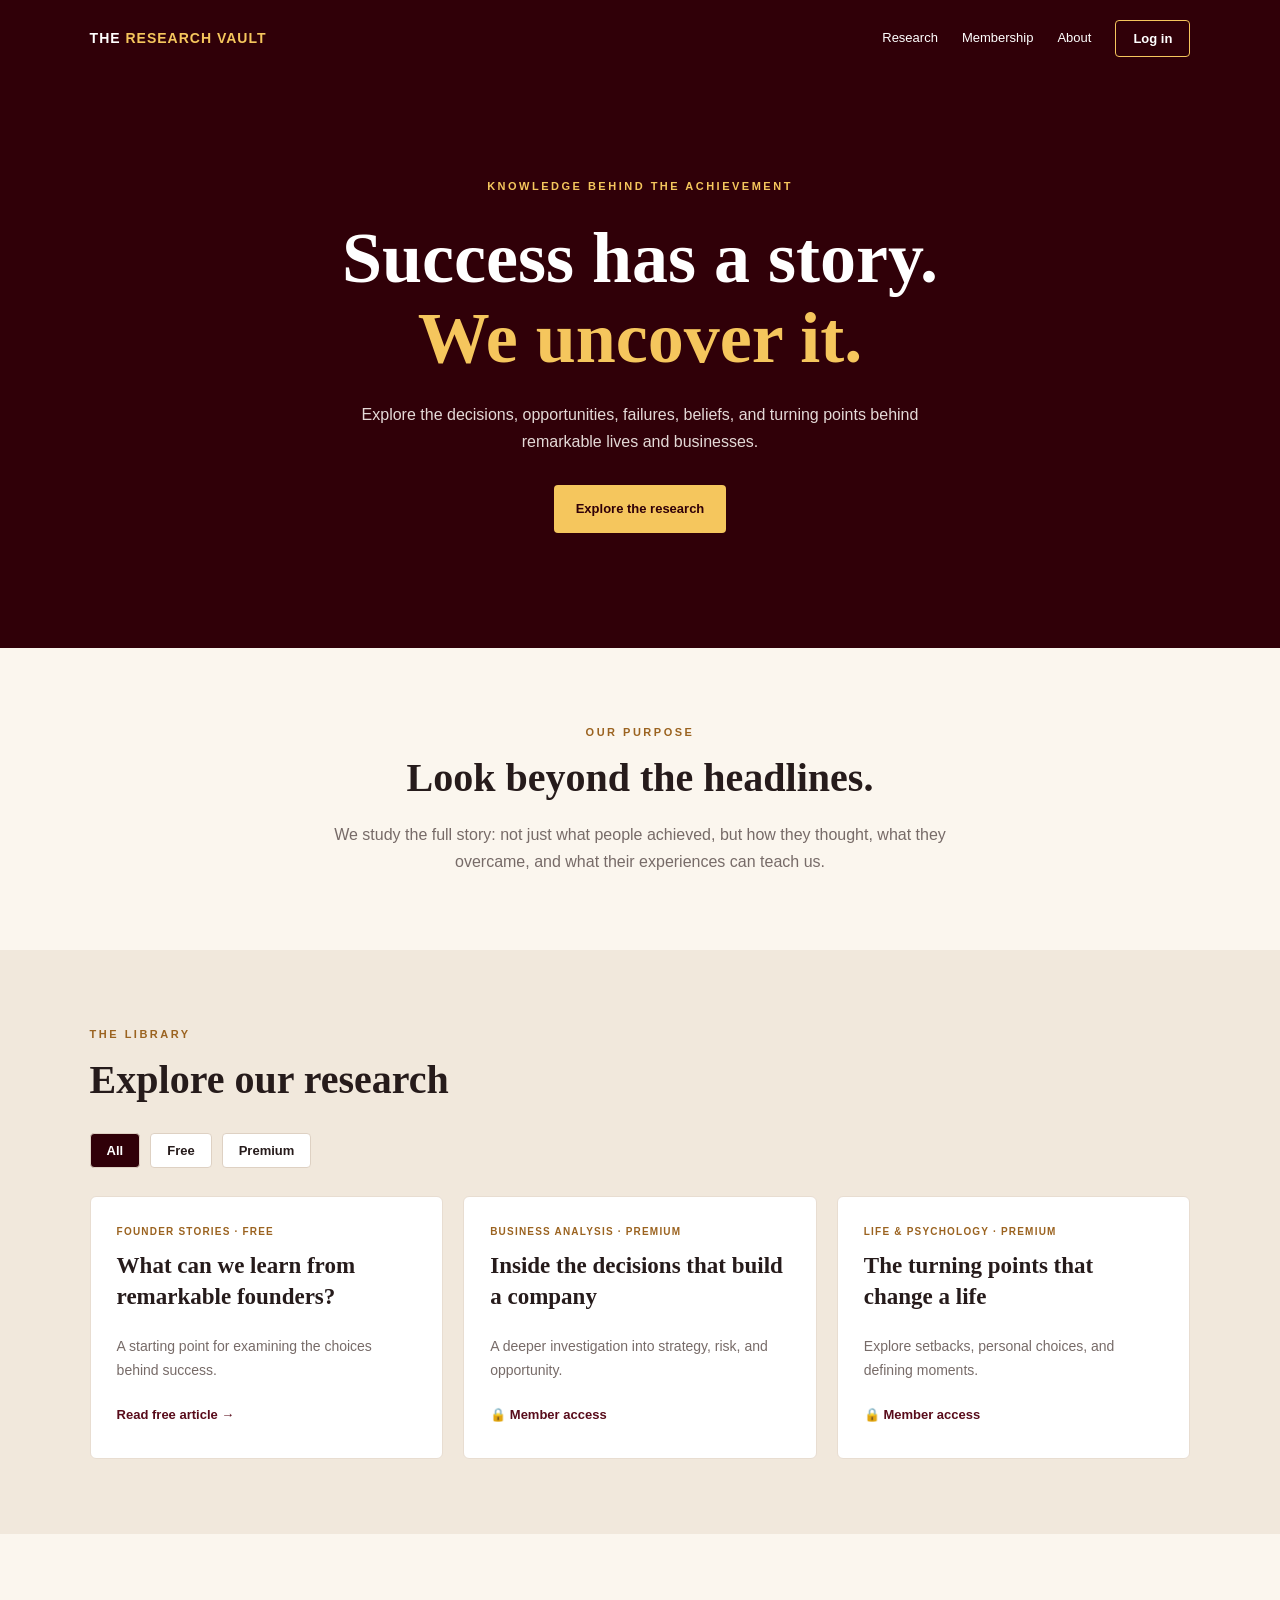
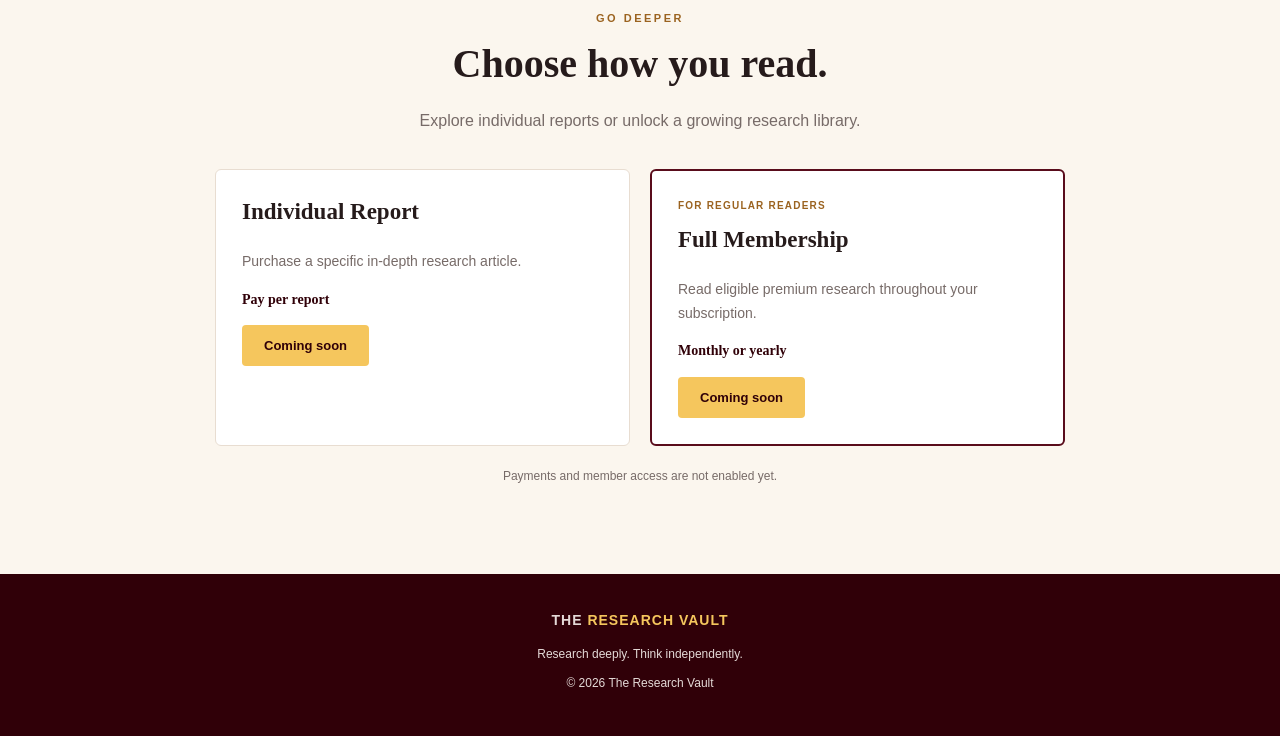
<file: index.html>
<!DOCTYPE html>
<html lang="en">
<head>
  <meta charset="UTF-8">
  <meta name="viewport" content="width=device-width, initial-scale=1.0">
  <meta name="description" content="In-depth research into remarkable people, businesses, and decisions.">
  <title>The Research Vault | Beyond Success</title>
  <link rel="stylesheet" href="style.css">
</head>
<body>
  <header class="navbar">
    <a class="logo" href="index.html">THE <span>RESEARCH VAULT</span></a>
    <nav>
      <a href="#research">Research</a>
      <a href="admin.html">Membership</a>
      <a href="auth.html">About</a>
      <button class="outline-btn" id="loginBtn">Log in</button>
    </nav>
  </header>

  <main>
    <section class="hero">
      <p class="eyebrow">KNOWLEDGE BEHIND THE ACHIEVEMENT</p>
      <h1>Success has a story.<br><span>We uncover it.</span></h1>
      <p class="hero-text">
        Explore the decisions, opportunities, failures, beliefs,
        and turning points behind remarkable lives and businesses.
      </p>
      <a class="gold-btn" href="#research">Explore the research</a>
    </section>

    <section class="intro" id="about">
      <p class="eyebrow">OUR PURPOSE</p>
      <h2>Look beyond the headlines.</h2>
      <p>
        We study the full story: not just what people achieved,
        but how they thought, what they overcame, and what their
        experiences can teach us.
      </p>
    </section>

    <section class="research-section" id="research">
      <p class="eyebrow">THE LIBRARY</p>
      <h2>Explore our research</h2>

      <div class="filters">
        <button class="filter active" data-filter="all">All</button>
        <button class="filter" data-filter="free">Free</button>
        <button class="filter" data-filter="premium">Premium</button>
      </div>

      <div class="article-grid">
        <article class="article-card" data-type="free">
          <p class="category">FOUNDER STORIES · FREE</p>
          <h3>What can we learn from remarkable founders?</h3>
          <p>A starting point for examining the choices behind success.</p>
          <button class="read-link" data-article="free">
            Read free article →
          </button>
        </article>

        <article class="article-card" data-type="premium">
          <p class="category">BUSINESS ANALYSIS · PREMIUM</p>
          <h3>Inside the decisions that build a company</h3>
          <p>A deeper investigation into strategy, risk, and opportunity.</p>
          <button class="read-link" data-article="premium">
            <span aria-hidden="true">🔒</span> Member access
          </button>
        </article>

        <article class="article-card" data-type="premium">
          <p class="category">LIFE &amp; PSYCHOLOGY · PREMIUM</p>
          <h3>The turning points that change a life</h3>
          <p>Explore setbacks, personal choices, and defining moments.</p>
          <button class="read-link" data-article="premium">
            <span aria-hidden="true">🔒</span> Member access
          </button>
        </article>
      </div>

      <div class="notice" id="notice" role="status" aria-live="polite" hidden></div>
    </section>

    <section class="membership" id="membership">
      <p class="eyebrow">GO DEEPER</p>
      <h2>Choose how you read.</h2>
      <p>Explore individual reports or unlock a growing research library.</p>

      <div class="plans">
        <div class="plan">
          <h3>Individual Report</h3>
          <p>Purchase a specific in-depth research article.</p>
          <p class="price">Pay per report</p>
          <button class="gold-btn purchase-btn">Coming soon</button>
        </div>

        <div class="plan featured">
          <p class="category">FOR REGULAR READERS</p>
          <h3>Full Membership</h3>
          <p>Read eligible premium research throughout your subscription.</p>
          <p class="price">Monthly or yearly</p>
          <button class="gold-btn purchase-btn">Coming soon</button>
        </div>
      </div>
      <p class="small-note">
        Payments and member access are not enabled yet.
      </p>
    </section>
  </main>

  <footer>
    <a class="logo" href="#">THE <span>RESEARCH VAULT</span></a>
    <p>Research deeply. Think independently.</p>
    <p>© 2026 The Research Vault</p>
  </footer>

  <script src="script.js"></script>
</body>
</html>
</file>
<file: style.css>
:root {
  --burgundy: #300008;
  --wine: #590c1b;
  --gold: #f5c65d;
  --cream: #fbf6ee;
  --ink: #261b1b;
  --muted: #776b68;
}

* {
  box-sizing: border-box;
}

html {
  scroll-behavior: smooth;
}

body {
  margin: 0;
  font-family: Arial, sans-serif;
  background: var(--cream);
  color: var(--ink);
  line-height: 1.7;
}

a {
  color: inherit;
  text-decoration: none;
}

.navbar {
  background: var(--burgundy);
  color: white;
  display: flex;
  justify-content: space-between;
  align-items: center;
  padding: 20px 7%;
  gap: 24px;
}

.logo {
  font-weight: 800;
  letter-spacing: 1px;
  font-size: 14px;
}

.logo span {
  color: var(--gold);
}

nav {
  display: flex;
  align-items: center;
  gap: 24px;
  flex-wrap: wrap;
}

nav a {
  font-size: 13px;
}

button,
.gold-btn {
  cursor: pointer;
  border: 0;
  border-radius: 4px;
  font-weight: 700;
  font-size: 13px;
}

button:focus-visible,
a:focus-visible {
  outline: 3px solid #c78320;
  outline-offset: 4px;
}

.outline-btn {
  padding: 10px 17px;
  border: 1px solid var(--gold);
  background: transparent;
  color: white;
}

.hero {
  background: var(--burgundy);
  color: white;
  text-align: center;
  padding: 100px 20px 115px;
}

.eyebrow {
  font-size: 11px;
  font-weight: 800;
  letter-spacing: 2.5px;
  color: #9b6320;
}

.hero .eyebrow {
  color: var(--gold);
}

h1,
h2,
h3,
p {
  margin-top: 0;
}

h1 {
  font-family: Georgia, serif;
  font-size: clamp(40px, 7vw, 72px);
  line-height: 1.12;
  margin: 22px 0;
}

h1 span {
  color: var(--gold);
}

.hero-text {
  max-width: 570px;
  margin: 0 auto 30px;
  color: #e4d9d7;
}

.gold-btn {
  display: inline-block;
  background: var(--gold);
  color: var(--burgundy);
  padding: 13px 22px;
}

.gold-btn:hover {
  background: #ffda83;
}

.intro,
.research-section,
.membership {
  padding: 75px 7%;
}

.intro {
  text-align: center;
  max-width: 850px;
  margin: auto;
}

h2 {
  font-family: Georgia, serif;
  font-size: clamp(28px, 4vw, 40px);
  line-height: 1.25;
  margin-bottom: 18px;
}

.intro > p:last-child,
.membership > p:not(.eyebrow) {
  color: var(--muted);
  max-width: 650px;
}

.intro > p:last-child {
  margin: auto;
}

.research-section {
  background: #f1e8dc;
}

.filters {
  display: flex;
  gap: 10px;
  margin: 28px 0;
}

.filter {
  padding: 9px 16px;
  background: white;
  color: var(--ink);
  border: 1px solid #ded1c3;
}

.filter.active {
  background: var(--burgundy);
  color: white;
}

.article-grid {
  display: grid;
  grid-template-columns: repeat(3, minmax(0, 1fr));
  gap: 20px;
}

.article-card,
.plan {
  background: white;
  border: 1px solid #e8ddd1;
  padding: 26px;
  border-radius: 6px;
}

.category {
  font-size: 10px;
  font-weight: 800;
  letter-spacing: 1.2px;
  color: #9b6320;
}

.article-card h3,
.plan h3 {
  font-family: Georgia, serif;
  font-size: 23px;
  line-height: 1.35;
}

.article-card > p:not(.category),
.plan > p:not(.category) {
  color: var(--muted);
  font-size: 14px;
}

.read-link {
  padding: 10px 0;
  background: none;
  color: var(--wine);
  text-align: left;
}

.membership {
  text-align: center;
}

.membership > p:not(.eyebrow) {
  margin-left: auto;
  margin-right: auto;
}

.plans {
  display: grid;
  grid-template-columns: repeat(2, minmax(0, 1fr));
  gap: 20px;
  max-width: 850px;
  margin: 35px auto 20px;
  text-align: left;
}

.featured {
  border: 2px solid var(--wine);
}

.price {
  font-family: Georgia, serif;
  font-weight: 700;
  color: var(--burgundy) !important;
}

.small-note {
  font-size: 12px;
  color: var(--muted);
}

footer {
  background: var(--burgundy);
  color: #e4d9d7;
  text-align: center;
  padding: 35px 20px;
  font-size: 12px;
}

footer .logo {
  display: inline-block;
  margin-bottom: 12px;
}

footer p {
  margin-bottom: 8px;
}

.notice {
  background: white;
  border-left: 4px solid #9b6320;
  margin-top: 24px;
  padding: 18px;
}

.notice[hidden] {
  display: none;
}

@media (max-width: 760px) {
  .navbar {
    align-items: flex-start;
    flex-direction: column;
  }

  nav {
    gap: 15px;
  }

  .hero {
    padding: 75px 22px;
  }

  .article-grid,
  .plans {
    grid-template-columns: 1fr;
  }

  .intro,
  .research-section,
  .membership {
    padding: 55px 6%;
  }
}
</file>
